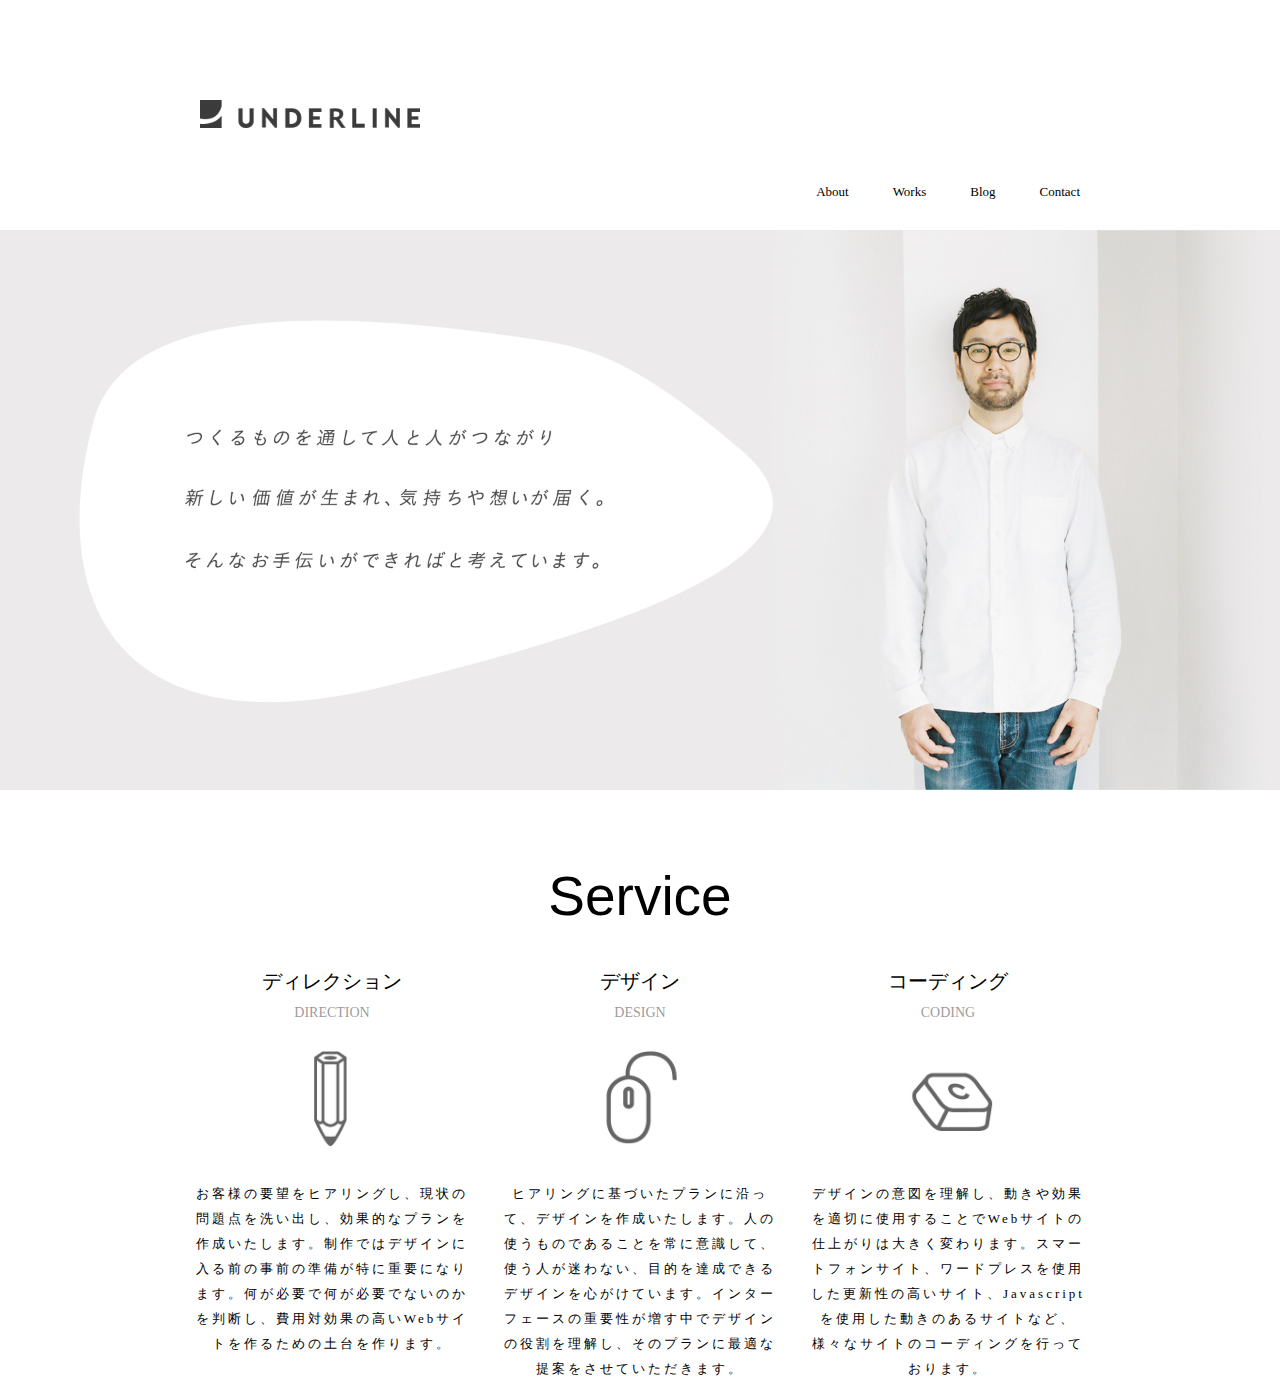
<file: index.html>
<!DOCTYPE html>
<html>
<head>
    <meta charset="utf-8" />
    <title>HTML 5 complete</title>
    <link rel="stylesheet" type="text/css" href="index.css">
</head>
<body>
    <header>
        <div class="header-logo">
            <img src="./img/logo.gif">
        </div>

        <div class="header-nav">
            <nav>
                <ul>
                    <li>
                        <a href="">About</a>
                    </li>
                    <li>
                        <a href="">Works</a>
                    </li>
                    <li>
                        <a href="">Blog</a>
                    </li>
                    <li>
                        <a href="">Contact</a>
                    </li>
                </ul>
            </nav>
        </div>
    </header>

    <mein>
        <div class="top">
            <div class="top-img">
                <img src="./img/img_main_l.jpg">
            </div>
        </div>

        <div class="service">
            <div class="container">
                <div class="service-title">
                    <h2>Service</h2>
                </div>
                <div class="service-contents">
                    <ul>
                        <li>
                            <h3>ディレクション</h3>
                            <h4>DIRECTION</h4>
                            <div class="service-img">
                                <img src="./img/icon_service01.jpg">
                            </div>
                            <p>お客様の要望をヒアリングし、現状の問題点を洗い出し、効果的なプランを作成いたします。制作ではデザインに入る前の事前の準備が特に重要になります。何が必要で何が必要でないのかを判断し、費用対効果の高いWebサイトを作るための土台を作ります。</p>
                        </li>
                        <li>
                            <h3>デザイン</h3>
                            <h4>DESIGN</h4>
                            <div class="service-img">
                                <img src="./img/icon_service02.jpg">
                            </div>
                            <p>ヒアリングに基づいたプランに沿って、デザインを作成いたします。人の使うものであることを常に意識して、使う人が迷わない、目的を達成できるデザインを心がけています。インターフェースの重要性が増す中でデザインの役割を理解し、そのプランに最適な提案をさせていただきます。</p>
                        </li>
                        <li>
                            <h3>コーディング</h3>
                            <h4>CODING</h4>
                            <div class="service-img">
                                <img src="./img/icon_service03.jpg">
                            </div>
                            <p>デザインの意図を理解し、動きや効果を適切に使用することでWebサイトの仕上がりは大きく変わります。スマートフォンサイト、ワードプレスを使用した更新性の高いサイト、Javascriptを使用した動きのあるサイトなど、様々なサイトのコーディングを行っております。</p>
                        </li>
                    </ul>
                </div>
            </div>
        </div>

    </mein>

    <footer></footer>
</body>

</html>
</file>
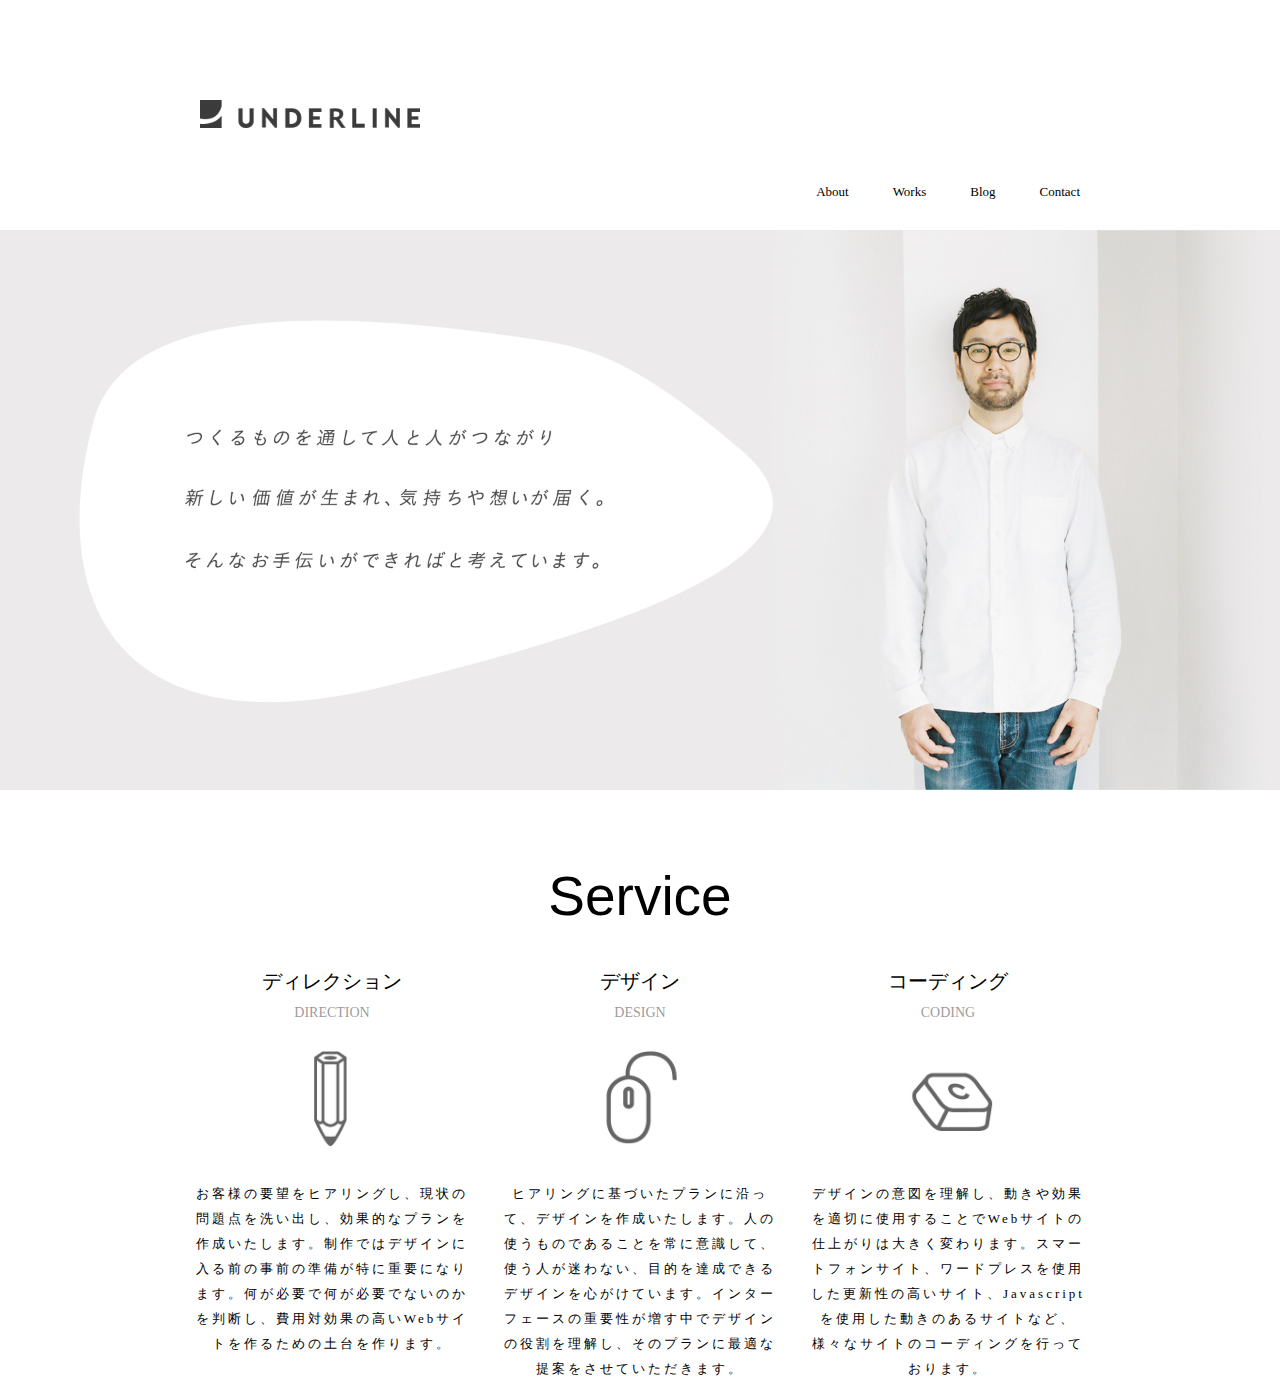
<file: miya.html>
<!DOCTYPE html>
<html>
<head>
    <meta charset="utf-8" />
    <title>HTML 5 complete</title>
    <link rel="stylesheet" type="text/css" href="miya.css">
</head>
<body>
    <header>
        <div class="header-logo">
            <img src="./img/logo.gif">
        </div>

        <div class="header-nav">
            <nav>
                <ul>
                    <li>
                        <a href="">About</a>
                    </li>
                    <li>
                        <a href="">Works</a>
                    </li>
                    <li>
                        <a href="">Blog</a>
                    </li>
                    <li>
                        <a href="">Contact</a>
                    </li>
                </ul>
            </nav>
        </div>
    </header>

    <mein>
        <div class="top">
            <div class="top-img">
                <img src="./img/img_main_l.jpg">
            </div>
        </div>

        <div class="service">
            <div class="container">
                <div class="service-title">
                    <h2>Service</h2>
                </div>
                <div class="service-contents">
                    <ul>
                        <li>
                            <h3>ディレクション</h3>
                            <h4>DIRECTION</h4>
                            <div class="service-img">
                                <img src="./img/icon_service01.jpg">
                            </div>
                            <p>お客様の要望をヒアリングし、現状の問題点を洗い出し、効果的なプランを作成いたします。制作ではデザインに入る前の事前の準備が特に重要になります。何が必要で何が必要でないのかを判断し、費用対効果の高いWebサイトを作るための土台を作ります。</p>
                        </li>
                        <li>
                            <h3>デザイン</h3>
                            <h4>DESIGN</h4>
                            <div class="service-img">
                                <img src="./img/icon_service02.jpg">
                            </div>
                            <p>ヒアリングに基づいたプランに沿って、デザインを作成いたします。人の使うものであることを常に意識して、使う人が迷わない、目的を達成できるデザインを心がけています。インターフェースの重要性が増す中でデザインの役割を理解し、そのプランに最適な提案をさせていただきます。</p>
                        </li>
                        <li>
                            <h3>コーディング</h3>
                            <h4>CODING</h4>
                            <div class="service-img">
                                <img src="./img/icon_service03.jpg">
                            </div>
                            <p>デザインの意図を理解し、動きや効果を適切に使用することでWebサイトの仕上がりは大きく変わります。スマートフォンサイト、ワードプレスを使用した更新性の高いサイト、Javascriptを使用した動きのあるサイトなど、様々なサイトのコーディングを行っております。</p>
                        </li>
                    </ul>
                </div>
            </div>
        </div>

    </mein>

    <footer></footer>
</body>

</html>
</file>
<file: index.css>
html, body, div, span, applet, object, iframe,
h1, h2, h3, h4, h5, h6, p, blockquote, pre,
a, abbr, acronym, address, big, cite, code,
del, dfn, em, img, ins, kbd, q, s, samp,
small, strike, strong, sub, sup, tt, var,
b, u, i, center,
dl, dt, dd, ol, ul, li,
fieldset, form, label, legend,
table, caption, tbody, tfoot, thead, tr, th, td,
article, aside, canvas, details, embed, 
figure, figcaption, footer, header, hgroup, 
menu, nav, output, ruby, section, summary,
time, mark, audio, video {
margin: 0;
padding: 0;
border: 0;
font-size: 15px;
font: inherit;
vertical-align: baseline;
}
/* HTML5 display-role reset for older browsers */
article, aside, details, figcaption, figure, 
footer, header, hgroup, menu, nav, section {
display: block;
}
body {
    background-color: white;
}
ol, ul {
list-style: none;
}
blockquote, q {
quotes: none;
}
blockquote:before, blockquote:after,
q:before, q:after {
content: '';
content: none;
}
table {
border-collapse: collapse;
border-spacing: 0;
}

a{
    text-decoration: none;
    color: black;
}

a:hover{
    color: gray;
}

.select{
    background-color: gray;
}

.container{
    width: 1000px;
    margin: 0 auto;
}

.center{
    text-align: center;
}

.floaLeft{
    float:left;
}

.floaRight{
    float: right;
}

.border{
    border: solid black;
}


/*-- header --*/
header{
    margin: 100px 200px 0;
}

.header-logo{
    margin-bottom: 50px;
}

.header-logo img{
    width: 25%;
}

.header-nav{
    float: right;
    margin-bottom: 30px;
}

.header-nav li{
    display: inline-block;
    padding-left: 40px;
    font-size: 13px;
}


/*--- mein --*/

.top-img img{
    width: 100%;
}


/*-- service --*/
.service-title{
    text-align: center;
    margin-top: 70px;

}

.service-title h2{
    font-size: 55px;
    font-family: 'Lato', sans-serif;
}

.service-contents ul{
    text-align: center;
    margin-top: 40px;
}

.service-contents li{
    vertical-align: top;
    width: 28%;
    display: inline-block;
    margin: 0 12px;
}

.service-contents li h3{
    font-size: 20px;
    padding-bottom: 10px;
}

.service-contents li h4{
    font-size: 14px;
    opacity: 0.4;
}

.service-contents li .service-img{
    padding: 30px 0;
}

.service-contents li .service-img img{
    width: 33%;
}

.service-contents li p{
    font-size: 13px;
    letter-spacing: 3px;
    line-height: 25px;
}
</file>
<file: miya.css>
html, body, div, span, applet, object, iframe,
h1, h2, h3, h4, h5, h6, p, blockquote, pre,
a, abbr, acronym, address, big, cite, code,
del, dfn, em, img, ins, kbd, q, s, samp,
small, strike, strong, sub, sup, tt, var,
b, u, i, center,
dl, dt, dd, ol, ul, li,
fieldset, form, label, legend,
table, caption, tbody, tfoot, thead, tr, th, td,
article, aside, canvas, details, embed, 
figure, figcaption, footer, header, hgroup, 
menu, nav, output, ruby, section, summary,
time, mark, audio, video {
margin: 0;
padding: 0;
border: 0;
font-size: 15px;
font: inherit;
vertical-align: baseline;
}
/* HTML5 display-role reset for older browsers */
article, aside, details, figcaption, figure, 
footer, header, hgroup, menu, nav, section {
display: block;
}
body {
    background-color: white;
}
ol, ul {
list-style: none;
}
blockquote, q {
quotes: none;
}
blockquote:before, blockquote:after,
q:before, q:after {
content: '';
content: none;
}
table {
border-collapse: collapse;
border-spacing: 0;
}

a{
    text-decoration: none;
    color: black;
}

a:hover{
    color: gray;
}

.select{
    background-color: gray;
}

.container{
    width: 1000px;
    margin: 0 auto;
}

.center{
    text-align: center;
}

.floaLeft{
    float:left;
}

.floaRight{
    float: right;
}

.border{
    border: solid black;
}


/*-- header --*/
header{
    margin: 100px 200px 0;
}

.header-logo{
    margin-bottom: 50px;
}

.header-logo img{
    width: 25%;
}

.header-nav{
    float: right;
    margin-bottom: 30px;
}

.header-nav li{
    display: inline-block;
    padding-left: 40px;
    font-size: 13px;
}


/*--- mein --*/

.top-img img{
    width: 100%;
}


/*-- service --*/
.service-title{
    text-align: center;
    margin-top: 70px;

}

.service-title h2{
    font-size: 55px;
    font-family: 'Lato', sans-serif;
}

.service-contents ul{
    text-align: center;
    margin-top: 40px;
}

.service-contents li{
    vertical-align: top;
    width: 28%;
    display: inline-block;
    margin: 0 12px;
}

.service-contents li h3{
    font-size: 20px;
    padding-bottom: 10px;
}

.service-contents li h4{
    font-size: 14px;
    opacity: 0.4;
}

.service-contents li .service-img{
    padding: 30px 0;
}

.service-contents li .service-img img{
    width: 33%;
}

.service-contents li p{
    font-size: 13px;
    letter-spacing: 3px;
    line-height: 25px;
}
</file>
